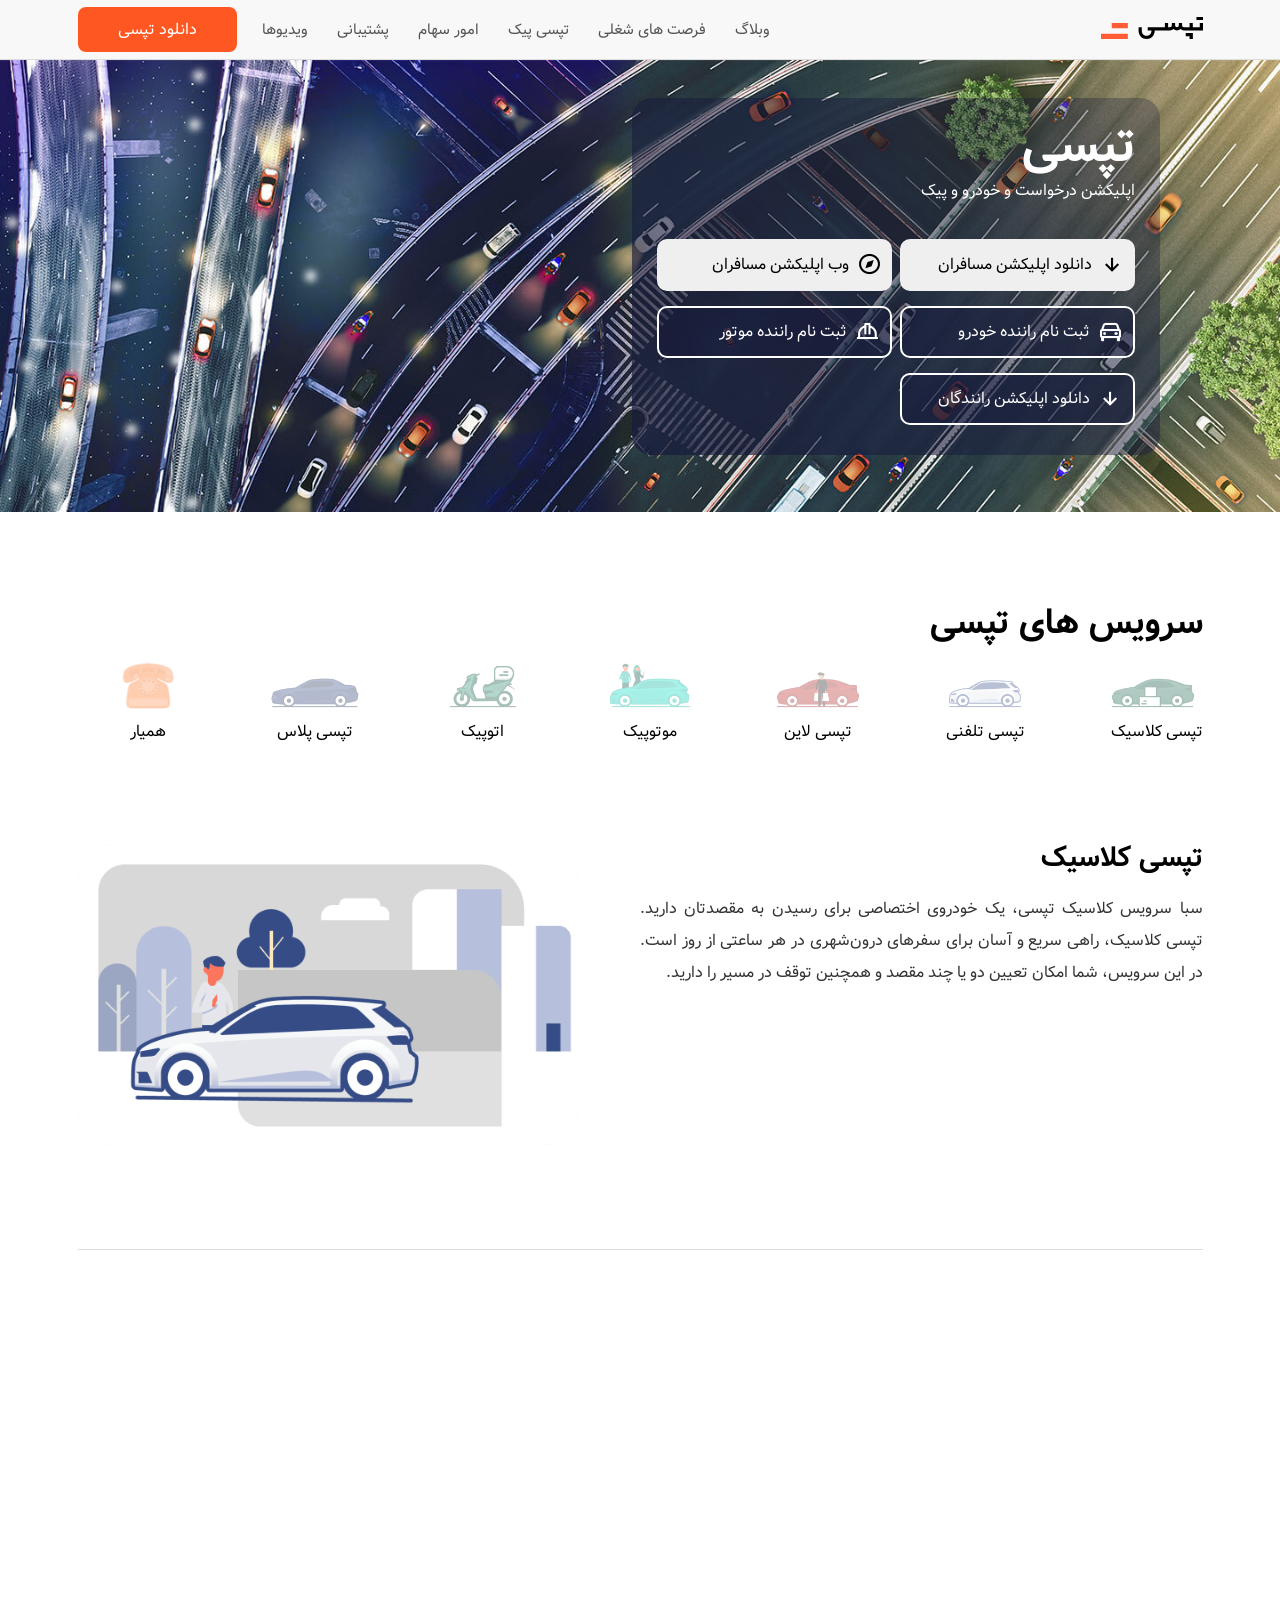
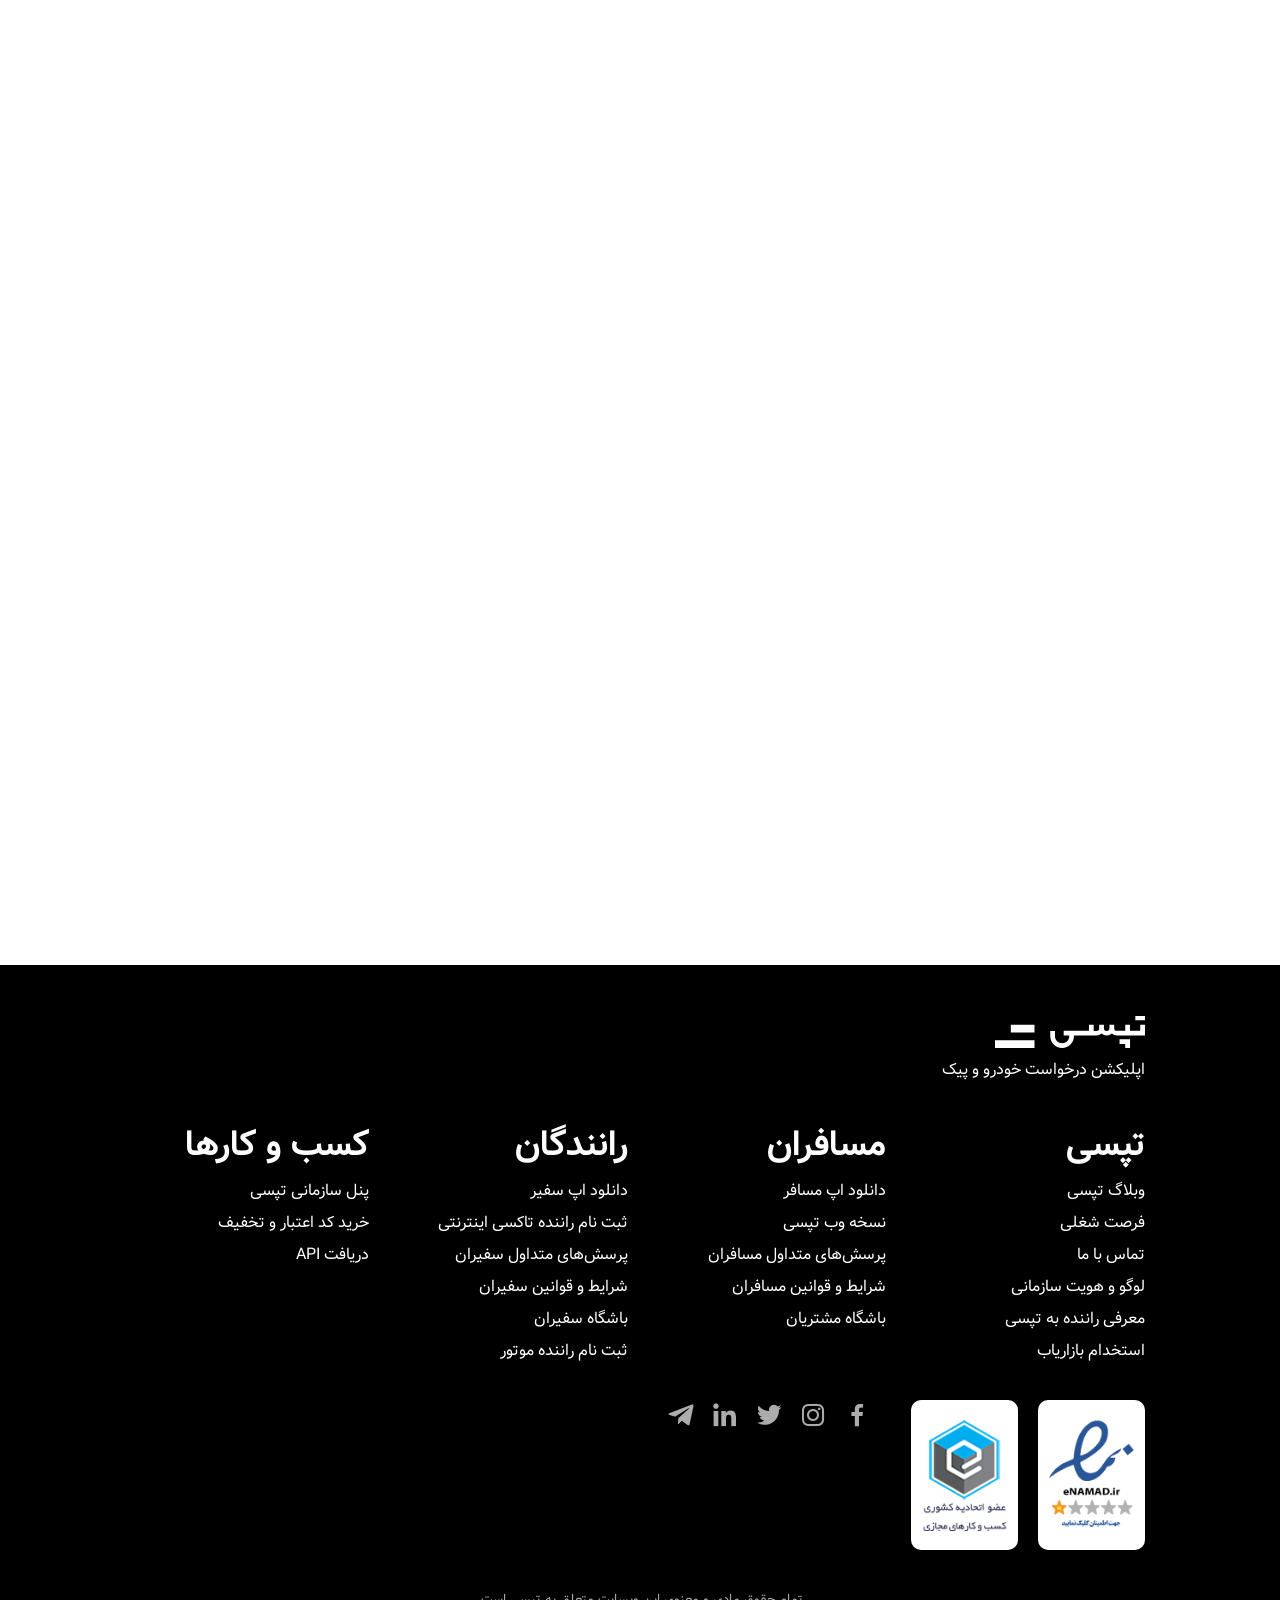
<file: index.html>
<!DOCTYPE html>
<html lang="en" dir="rtl">
  <head>
    <meta charset="UTF-8" />
    <link
      href="https://unpkg.com/boxicons@2.1.4/css/boxicons.min.css"
      rel="stylesheet"
    />
    <meta name="viewport" content="width=device-width, initial-scale=1.0" />
    <link rel="stylesheet" href="css/reset.css" />
    <link rel="stylesheet" href="css/font.css" />
    <link rel="stylesheet" href="assets/libs/bootstrap-grid.css" />
    <link rel="stylesheet" href="css/style.css" />
    <link href="https://unpkg.com/aos@2.3.1/dist/aos.css" rel="stylesheet" />
    <link rel="shortcut icon" href="/assets/images/favicon.ico" />
    <title>تاکسی اینترنتی تپسی - اپلیکیشن درخواست خودرو و پیک | TAPSI</title>
  </head>
  <body>
    <nav class="navbar">
      <div class="main-nav container">
        <a href="#">
          <img src="/assets/images/logo.svg" alt="logo" />
        </a>

        <div class="nav-link" id="nav-link">
          <div class="link-item">
            <a href="#">وبلاگ</a>
            <a href="#">فرصت های شغلی</a>
            <a href="#">تپسی پیک</a>
            <a href="#">امور سهام</a>
            <a href="#">پشتیبانی</a>
            <a href="#">ویدیوها</a>
          </div>

          <div class="link-app">
            <button class="btn btn--primary">دانلود تپسی</button>
          </div>
        </div>

        <div class="humberg" id="show-icon">
          <div class="line"></div>
          <div class="line"></div>
          <div class="line"></div>
        </div>
      </div>
    </nav>

    <section class="hero">
      <picture class="hero__picture">
        <source
          srcset="/assets/images/banner.jpg"
          type="image/jpg"
          media="(min-width: 768px)"
        />
        <source
          srcset="/assets/images/banner-mobile.jpg"
          type="image/jpg"
          media="(max-width: 768px)"
        />
        <img alt="banner" src="/assets/images/banner.jpg" class="banner-img" />
      </picture>

      <div class="hero__warper">
        <div class="main-warper">
          <div class="warper-content">
            <h1>تپسی</h1>
            <p>اپلیکشن درخواست و خودرو و پیک</p>
          </div>

          <div class="warper-btn">
            <button class="btn warper-pasenger">
              <i class="bx bx-down-arrow-alt"></i>
              <p>دانلود اپلیکشن مسافران</p>
            </button>
            <button class="btn warper-pasenger">
              <i class="bx bx-compass"></i>
              <p>وب اپلیکشن مسافران</p>
            </button>
            <button class="btn warper-driver">
              <i class="bx bx-car"></i>
              <p>ثبت نام راننده خودرو</p>
            </button>
            <button class="btn warper-driver">
              <i class="bx bx-hard-hat"></i>
              <p>ثبت نام راننده موتور</p>
            </button>
            <button class="btn warper-driver">
              <i class="bx bx-down-arrow-alt"></i>
              <p>دانلود اپلیکشن رانندگان</p>
            </button>
          </div>
        </div>
      </div>
    </section>

    <div
      class="services-section container"
      data-aos="fade-up"
      data-aos-duration="300"
    >
      <section class="services">
        <h2>سرویس های تپسی</h2>
        <div class="services__tabs" id="nav-tab">
          <a class="tab tab-icon active" id="nav-classic-tab" data-todo-id="1">
            <img
              src="/assets/images/services/cc-autopeyk.png"
              alt="tapsi-classic-icon"
            />
            <p>تپسی کلاسیک</p>
          </a>
          <a class="tab tab-icon" id="nav-tel-tab" data-todo-id="2">
            <img
              src="/assets/images/services/cc-classic.png"
              alt="tapsi-tel-icon"
            />
            <p>تپسی تلفنی</p>
          </a>
          <a class="tab tab-icon" id="nav-line-tab" data-todo-id="3">
            <img
              src="/assets/images/services/cc-hamyar.png"
              alt="tapsi-line-icon"
            />
            <p>تپسی لاین</p>
          </a>
          <a class="tab tab-icon" id="nav-motopeyk-tab" data-todo-id="4">
            <img
              src="/assets/images/services/cc-line.png"
              alt="motopeyk-icon"
            />
            <p>موتوپیک</p>
          </a>
          <a class="tab tab-icon" id="nav-autopeyk-tab" data-todo-id="5">
            <img
              src="/assets/images/services/cc-motopeyk.png"
              alt="autopeyk-icon"
            />
            <p>اتوپیک</p>
          </a>
          <a class="tab tab-icon" id="nav-plus-tab" data-todo-id="6">
            <img
              src="/assets/images/services/cc-plus.png"
              alt="tapsi-plus-icon"
            />
            <p>تپسی پلاس</p>
          </a>
          <a class="tab tab-icon" id="nav-hamyar-tab" data-todo-id="7">
            <img src="/assets/images/services/cc-tel.png" alt="hamyar-icon" />
            <p>همیار</p>
          </a>
        </div>

        <section class="services__content feature d-none active">
          <div class="feature__image">
            <img src="/assets/images/services/illus-classic.png" alt="" />
          </div>

          <div class="feature__title">
            <h3 class="services__title">تپسی کلاسیک</h3>

            <p class="services__description">
              سبا سرویس کلاسیک تپسی، یک خودروی اختصاصی برای رسیدن به مقصدتان
              دارید. تپسی کلاسیک، راهی سریع و آسان برای سفرهای درون‌شهری در هر
              ساعتی از روز است. در این سرویس، شما امکان تعیین دو یا چند مقصد و
              همچنین توقف در مسیر را دارید.
            </p>
          </div>
        </section>

        <section class="services__content feature d-none">
          <div class="feature__image">
            <img src="/assets/images/services/illus-tel.webp" alt="" />
          </div>

          <div class="feature__title">
            <h3 class="services__title">تپسی تلفنی</h3>

            <p class="services__description">
              سسرویس تپسی تلفنی یا ۱۶۳۰، این امکان را به شما می‌دهد که بدون نیاز
              به اینترنت و اپلیکیشن، درخواست خودرو بدهید. این سرویس تاکسی تلفنی
              مناسب زمانی است که به هر دلیلی دسترسی به اینترنت یا اپلیکیشن
              ندارید. همچنین سرویس تلفنی تپسی، راه حلی مناسب برای افرادی است که
              کار کردن با اپلیکیشن‌های موبایلی برایشان راحت نیست.
            </p>
          </div>
        </section>

        <section class="services__content feature d-none">
          <div class="feature__image">
            <img src="/assets/images/services/cc-line.png" alt="" />
          </div>

          <div class="feature__title">
            <h3 class="services__title">تپسی لاین</h3>

            <p class="services__description">
              ستپسی لاین سرویسی است که امکان سفر اشتراکی را برایتان فراهم
              می‌کند. در این سرویس شما با مسافر دیگری که هم‌مسیرتان است، هم‌سفر
              خواهید بود و هزینه سفرتان تقسیم می‌شود.
            </p>
          </div>
        </section>

        <section class="services__content feature d-none">
          <div class="feature__image">
            <img src="/assets/images/services/illus-motopeyk.png" alt="" />
          </div>

          <div class="feature__title">
            <h3 class="services__title">موتوپیک</h3>

            <p class="services__description">
              سبا استفاده از سرویس موتوپیک، بسته‌ها و مرسولاتتان با پیک موتور به
              مقصد ارسال می‌شوند. این سرویس مناسب زمانی است که می‌خواهید مرسوله
              سریع‌تر به مقصد برسد. در این سرویس، شما می‌توانید مسیر رسیدن
              مرسوله‌تان به مقصد را به صورت لحظه‌ای روی نقشه دنبال کنید.
            </p>
          </div>
        </section>

        <section class="services__content feature d-none">
          <div class="feature__image">
            <img src="/assets/images/services/cc-autopeyk.png" alt="" />
          </div>

          <div class="feature__title">
            <h3 class="services__title">اتوپیک</h3>

            <p class="services__description">
              ساتوپیک سرویسی برای ارسال بسته‌های شما با خودرو است. این سرویس،
              برای زمانی مناسب است که بسته‌های شما، با موتور قابل ارسال نیستند و
              یا در حین جابجایی، نیاز به مراقبت بیشتری دارند. در این سرویس نیز
              امکان رصد لحظه ‌به لحظه موقعیت مکانی مرسوله تا زمان رسیدن به مقصد
              فراهم است.
            </p>
          </div>
        </section>

        <section class="services__content feature d-none">
          <div class="feature__image">
            <img src="/assets/images/services/illus-plus.png" alt="" />
          </div>

          <div class="feature__title">
            <h3 class="services__title">تپسی پلاس</h3>

            <p class="services__description">
              در سرویس پلاس تاکسی اینترنتی تپسی، خودرویی با مدل بالاتر و عمر
              کمتر، به دنبال شما خواهد آمد. همچنین، رانندگان این سرویس بالاترین
              امتیاز را از مسافران دریافت کرده‌اند. در این سرویس که در حال حاضر
              در تهران فعال است، امکان تعیین چند مقصد یا توقف در حین سفر، وجود
              دارد.
            </p>
          </div>
        </section>

        <section class="services__content feature d-none">
          <div class="feature__image">
            <img src="/assets/images/services/cc-hamyar.png" alt="" />
          </div>

          <div class="feature__title">
            <h3 class="services__title">همیار</h3>

            <p class="services__description">
              سرویس همیار تپسی، به جای شما خرید می‌کند. کافیست فروشگاه مورد نظر
              خود را به عنوان مبدا مشخص کرده و لیست خریدتان را داخل اپ وارد
              کنید. این خرید‌ها می‌تواند از سوپرمارکت یا داروخانه مورد نظر شما
              باشند.
            </p>
          </div>
        </section>
      </section>
    </div>

    <div class="container">
      <hr />
    </div>

    <div class="feature-section container" data-aos="fade-up">
      <section class="feature">
        <div class="feature__image">
          <img src="/assets/images/i-mac-1.png" alt="" />
        </div>

        <div class="feature__title">
          <h3>خدمات تپسی برای کسب و کارها</h3>
          <p>
            لورم ایپسوم متن ساختگی با تولید سادگی نامفهوم از صنعت چاپ، و با
            استفاده از طراحان گرافیک است، چاپگرها و متون بلکه روزنامه و مجله در
            ستون و سطرآنچنان که لازم است، و برای شرایط فعلی تکنولوژی مورد نیاز،
            و کاربردهای متنوع با هدف بهبود ابزارهای کاربردی می باشد، کتابهای
            زیادی در شصت و سه درصد گذشته حال و آینده،
          </p>

          <a href="" class="title__link"
            >اطلاعات بیشتر سرویس سازمانی
            <i class="bx bx-chevron-left"></i>
          </a>

          <div>
            <button class="btn btn--primary">ورود و ثیت نام پنل سازمانی</button>
          </div>
        </div>
      </section>
    </div>

    <div class="feature-section container feature-reverse" data-aos="fade-up">
      <section class="feature">
        <div class="feature__image">
          <img src="/assets/images/macbook.png" alt="" />
        </div>

        <div class="feature__title">
          <h3>خرید کد اعتبار تپسی</h3>
          <p>
            کد اعتبار تپسی امکان استفاده از تخفیف یک تا ده درصدی سفر با تپسی را
            برای کاربران، کسب و کارها و سازمان‌ها فراهم می‌کند. تنها با صرف چند
            دقیقه می‌توانید این کد را تهیه کنید تا هزینه سفرهایتان با تپسی را
            کاهش دهید یا آن را در اختیار کارکنان و مشتریانتان بگذارید.
          </p>

          <div>
            <button class="btn btn--primary">خرید کد اعتبار و تخفیف</button>
          </div>
        </div>
      </section>
    </div>

    <div class="parallx">
      <div class="container">
        <div class="content-wrapper">
          <div>
            <h3 class="title">بسته امنیت سفر</h3>
          </div>
          <!-- <div class="divar"></div> -->
          <div>
            <h3 class="title">درخواست تلفنی</h3>
          </div>
          <!-- <div class="divar"></div> -->
          <div>
            <h3 class="title">دسترس‌پذیری برای توان‌یابان</h3>
          </div>
          <!-- <div class="divar"></div> -->
          <div>
            <h3 class="title">امکانات هوشمند</h3>
          </div>
        </div>
      </div>
    </div>

    <section class="block-plan-main container" data-aos="fade-up">
      <div class="block-plan">
        <div class="plan">
          <div class="card">
            <div class="card__head">
              <div class="d-flex align-center justify-between">
                <span>عادی</span>
                <div class="badge badge--secondry">10% OFF</div>
              </div>

              <div class="discount">
                <div>290,000</div>
                <span>ماهانه / تومان</span>
              </div>

              <div>سرویس ماشین های معمولی</div>
            </div>

            <div class="card__body">
              <ul class="list list--tick">
                <li class="list__item">کیفیت عالی</li>
                <li class="list__item">کم سروصدا</li>
                <li class="list__item">زمان محدود</li>
                <li class="list__item">سرویس روزانه</li>
              </ul>

              <button class="btn btn--secondry btn--block">ثبت سفارش</button>
            </div>
          </div>
        </div>

        <div class="plan plan--primary">
          <div class="card">
            <div class="card__head">
              <div class="d-flex align-center justify-between">
                <span>عادی</span>
                <div class="badge badge--primary">15% OFF</div>
              </div>

              <div class="discount">
                <div>290,000</div>
                <span>ماهانه / تومان</span>
              </div>

              <div>سرویس ماشین های معمولی</div>
            </div>

            <div class="card__body">
              <ul class="list list--tick">
                <li class="list__item">کیفیت عالی</li>
                <li class="list__item">کم سروصدا</li>
                <li class="list__item">زمان محدود</li>
                <li class="list__item">سرویس روزانه</li>
              </ul>

              <button class="btn btn--primary btn--block">ثبت سفارش</button>
            </div>
          </div>
        </div>

        <div class="plan">
          <div class="card">
            <div class="card__head">
              <div class="d-flex align-center justify-between">
                <span>عادی</span>
                <div class="badge badge--secondry">10% OFF</div>
              </div>

              <div class="discount">
                <div>290,000</div>
                <span>ماهانه / تومان</span>
              </div>

              <div>سرویس ماشین های معمولی</div>
            </div>

            <div class="card__body">
              <ul class="list list--tick">
                <li class="list__item">کیفیت عالی</li>
                <li class="list__item">کم سروصدا</li>
                <li class="list__item">زمان محدود</li>
                <li class="list__item">سرویس روزانه</li>
              </ul>

              <button class="btn btn--secondry btn--block">ثبت سفارش</button>
            </div>
          </div>
        </div>
      </div>
    </section>

    <section class="contact-us container" data-aos="fade-up">
      <div class="contact__heading">
        <h2>ارتباط با ما</h2>
        <p>شما می توانید نظرات و انتقادات خود را برای ما بفرستید</p>
      </div>

      <div class="row menu justify-content-between">
        <div class="col-12 menu-link col-md-6 col-lg-7">
          <div class="contact__link">
            <span class="back-icon">
              <i class="bx bxl-linkedin-square"></i>
            </span>
            <span class="back-icon">
              <i class="bx bxl-facebook-square"></i>
            </span>
            <span class="back-icon">
              <i class="bx bxl-twitter"></i>
            </span>
          </div>

          <div class="contact__image d-none d-md-block">
            <!-- <img src="/assets/images/map.png" alt="map" /> -->
            <div class="google-map">
              <iframe
                src="https://www.google.com/maps/embed?pb=!1m10!1m8!1m3!1d1137.2934713093575!2d59.590548051469064!3d36.26980665254876!3m2!1i1024!2i768!4f13.1!5e0!3m2!1sfa!2s!4v1697118548098!5m2!1sfa!2s"
                width="600"
                height="450"
                style="border: 0"
                allowfullscreen=""
                loading="lazy"
                referrerpolicy="no-referrer-when-downgrade"
              ></iframe>
            </div>
          </div>

          <div class="contact__social">
            <div class="link--item">
              <div>ایران - مشهد - امام خمینی 70 - پلاک 25</div>
              <span class="back-icon">
                <i class="bx bx-location-plus"></i>
              </span>
            </div>

            <div class="link--item">
              <div>+989155671610</div>
              <span class="back-icon">
                <i class="bx bx-mobile"></i>
              </span>
            </div>

            <div class="link--item">
              <div>erfansharafi60@gmail.com</div>
              <span class="back-icon">
                <i class="bx bx-envelope-open"></i>
              </span>
            </div>
          </div>
        </div>

        <div class="col-12 menu-form col-md-5 col-lg-4">
          <div class="contact-form">
            <h3>نظرات شما</h3>
            <!-- <form action=""> -->
            <input type="text" placeholder="Your Name" />
            <input type="text" placeholder="Your Email" />

            <textarea
              name=""
              id=""
              rows="5"
              placeholder="Your Message"
            ></textarea>

            <button type="submit">Send</button>
            <!-- </form> -->
          </div>
        </div>
      </div>
    </section>

    <footer class="footer">
      <div class="container">
        <div class="footer__header">
          <img src="/assets/images/tapsi-logo-white.svg" alt="" />
          <p>اپلیکشن درخواست خودرو و پیک</p>
        </div>

        <div class="footer__row">
          <div class="footer-col">
            <h2>تپسی</h2>
            <a class="link" href="https://blog.tapsi.ir/">وبلاگ تپسی</a>
            <a class="link" href="https://careers.tapsi.ir/">فرصت شغلی</a>
            <a class="link" href="https://tapsi.ir/contact">تماس با ما</a>
            <a class="link" href="https://tapsi.ir/brand"
              >لوگو و هویت سازمانی</a
            >
            <a class="link" href="https://tapsi.ir/affiliate"
              >معرفی راننده به تپسی</a
            >
            <a class="link" href="https://tapsi.ir/field">استخدام بازاریاب</a>
          </div>
          <div class="footer-col">
            <h2>مسافران</h2>
            <a class="link" href="https://tapsi.ir/passengers/dl"
              >دانلود اپ مسافر</a
            >
            <a class="link" href="https://app.tapsi.cab">نسخه وب تپسی</a>
            <a class="link" href="https://tapsi.ir/passengers/faq"
              >پرسش‌های متداول مسافران</a
            >
            <a class="link" href="https://tapsi.ir/terms/passengers"
              >شرایط و قوانین مسافران</a
            >
            <a class="link" href="https://tapsi.ir/spaceship/"
              >باشگاه مشتریان</a
            >
          </div>
          <div class="footer-col">
            <h2>رانندگان</h2>
            <a class="link" href="https://tapsi.ir/drivers/dl"
              >دانلود اپ سفیر</a
            >
            <a class="link" href="https://join.tapsi.cab/login"
              >ثبت نام راننده تاکسی اینترنتی</a
            >
            <a class="link" href="https://tapsi.ir/drivers/faq"
              >پرسش‌های متداول سفیران</a
            >
            <a class="link" href="https://tapsi.ir/terms/drivers"
              >شرایط و قوانین سفیران</a
            >
            <a class="link" href="https://tapsi.ir/pro"> باشگاه سفیران</a>
            <a class="link" href="https://campaigns.tapsi.ir/biker/join"
              >ثبت نام راننده موتور</a
            >
          </div>
          <div class="footer-col">
            <h2>کسب و کارها</h2>
            <a class="link" href="https://co.tapsi.ir/login"
              >پنل سازمانی تپسی</a
            >
            <a class="link" href="https://vouchers.tapsi.ir/login"
              >خرید کد اعتبار و تخفیف</a
            >
            <a class="link" href="https://tapsi.ir/corporate">دریافت API</a>
          </div>
          <div class="footer-col footer-image">
            <span class="back-white">
              <img src="/assets/images/logo.png" alt="logo" />
            </span>

            <span class="back-white">
              <img src="/assets/images/enemad.png" alt="logo" />
            </span>
          </div>
          <div class="footer-col">
            <p class="physical">
              تمام حقوق مادی و معنوی این وبسایت متعلق به تپسی است.
            </p>
          </div>
          <div class="footer-col">
            <div class="social-link">
              <i class="bx bxl-facebook"></i>
              <i class="bx bxl-instagram"></i>
              <i class="bx bxl-twitter"></i>
              <i class="bx bxl-linkedin"></i>
              <i class="bx bxl-telegram"></i>
            </div>
          </div>
        </div>
      </div>
    </footer>

    <script src="js/app.js"></script>
    <script src="https://unpkg.com/aos@2.3.1/dist/aos.js"></script>
    <script>
      AOS.init();
    </script>
  </body>
</html>
</file>
<file: css/font.css>
@font-face {
  font-family: "vazir";
  font-weight: 400;
  src: url("/assets/fonts/Vazir.woff");
}

@font-face {
  font-family: "vazir";
  font-weight: 700;
  src: url("/assets/fonts/Vazir-Bold.woff");
}

body,
button {
  font-family: "vazir";
}
</file>
<file: css/style.css>
/* ! Reset */
/* ! Reset */
/* ! Reset */

*,
*::after,
*::before {
  padding: 0;
  margin: 0;
  box-sizing: border-box;
  /* list-style: none; */
}

/* ! root variable */
/* ! root variable */
/* ! root variable */

:root {
  /* color */
  --color-primary: #ff5722;
  --color-background-nav: #f8f8f8;
  --color-background: #ffffff;
  --color-secondry-light: #ffa589;
  --color-secondry-dark: ##fff6f2;
  --color-text-head: #000000;
  --color-text-body: ##333333;
  --color-white: #ffffff;
}

html {
  font-size: 62.5%;
}

body {
  background-color: var(--color-background);
  color: var(--color-text-body);
  font-size: 1.4rem;
}

h1 {
  font-size: 2.5rem;
}

h2 {
  font-size: 2.2rem;
}

h3 {
  font-size: 1.6rem;
}

p {
  font-size: 1.4rem;
}

@media screen and (min-width: 768px) {
  body {
    color: var(--color-text-body);
    /* font-size: 1.8rem; */
    font-size: 1.6rem;
  }

  h1 {
    font-size: 5rem;
  }

  h2 {
    font-size: 3.5rem;
    /* font-size: 3rem; */
  }

  h3 {
    font-size: 2.8rem;
  }

  p {
    font-size: 1.6rem;
  }
}

/* ! container */
/* ! container */
/* ! container */

.cantainer {
  max-width: 1200px;
  margin: 0 auto;
}

/* .container-block {
  margin: 0 15%;
} */

@media screen and (max-width: 576px) {
  .container {
    padding: 0 10% !important;
  }
}

/* ! button */
/* ! button */
/* ! button */

.btn {
  cursor: pointer;
  border: none;
  outline: none;
  padding: 1rem 2rem;
  font-size: 1.4rem;
  border-radius: 8px;
  margin: 1rem 0;
  white-space: nowrap;
  text-align: center;
}

.btn--block {
  width: 100%;
  display: block;
}

.btn--primary {
  background-color: var(--color-primary);
  color: var(--color-white);
}

.btn--secondry {
  background-color: var(--color-secondry-light);
  color: var(--color-white);
}

@media screen and (min-width: 1024px) {
  .btn.btn--primary {
    font-size: 1.6rem;
  }

  .btn.btn--secondry {
    font-size: 2rem;
  }
}

/* ! badge */
/* ! badge */
/* ! badge */

.badge {
  border: 2px solid #fe4e00;
  display: inline-block;
  border-radius: 32px;
  padding: 0.5rem 1rem;
  text-transform: uppercase;
}

.badge--primary {
  font-size: 1.4rem;
  background-color: var(--color-primary);
  color: var(--color-white);
}

.badge--secondry {
  font-size: 1.2rem;
  background-color: var(--color-white);
  color: var(--color-primary);
}

/* ! list-item */
/* ! list-item */
/* ! list-item */

.list {
  /* display: inline-block; */
  list-style: none;
  font-size: 1.8rem;
}

.list--inline .list__item {
  display: inline-block;
  margin-left: 2rem;
}

.list__item {
  display: flex;
  align-items: center;
  color: #444242;
  margin: 1rem 0;
  /* background-color: #ffa589; */
}

.list--tick .list__item::before {
  content: "";
  width: 40px;
  height: 40px;
  background: url(/assets/images/Tick-Square.svg);
  background-repeat: no-repeat;
  background-position: right;
}

/* ! block-plan */
/* ! block-plan */
/* ! block-plan */

.block-plan-main {
  margin-top: 10rem;
  margin-bottom: 10rem;
}

.block-plan {
  display: grid;
  align-items: baseline;
  /* gap: 9rem;
  margin: 0rem 2rem;
  grid-template-columns: repeat(auto-fit, minmax(260px, 1fr)); */
  grid-template-columns: repeat(1, 1fr);
}

.plan {
  justify-self: center;
}

.plan.plan--primary .card {
  transform: scale(1.1);
}

.plan.plan--primary {
  margin: 8rem 0;
}

.plan.plan--primary .card__head {
  background-color: var(--color-primary);
}

@media screen and (min-width: 768px) {
  .block-plan {
    grid-template-columns: repeat(2, 1fr);
  }
}

@media screen and (min-width: 1200px) {
  .block-plan {
    grid-template-columns: repeat(3, 1fr);
  }
}

.card {
  width: 311px;
  height: 100%;
  border-radius: 20px;
  overflow: hidden;
  box-shadow: 0px 0px 20px 10px hsla(0, 25%, 90%, 0.697);
}

.card__head {
  padding: 14px 20px;
  background-color: var(--color-secondry-light);
  color: var(--color-white);
  display: grid;
  gap: 2rem;
  font-size: 1.6rem;
}

.discount {
  display: flex;
  align-items: baseline;
}

.discount > div {
  font-size: 3rem;
  font-weight: 700;
  margin-left: 0.5rem;
}

.discount span {
  font-size: 1.1rem;
}

.card__body {
  padding: 10px 20px;
  background-color: #fff1eb;
  text-align: center;
  display: grid;
  gap: 3rem;
}

.card__body .list__item {
  font-size: 1.5rem;
}

/* ! feature */
/* ! feature */
/* ! feature */

.feature-section {
  margin-top: 10rem;
  margin-bottom: 10rem;
}

.feature {
  display: grid;
  grid-template-columns: repeat(1, 1fr);
  row-gap: 5rem;
  /* padding: 30px; */
}

.feature__title {
  display: grid;
  row-gap: 2rem;
}

.feature__title h3 {
  font-weight: 700;
  /* margin-bottom: 20px; */
}

.feature__title p {
  color: #333;
  line-height: 32px;
  text-align: justify;
}

.feature__title .title__link {
  display: flex;
  align-items: center;
  color: var(--color-primary);
}

.feature__title .title__link i {
  font-size: 24px;
  line-height: 0;
}

.feature__image {
  max-width: 550px;
  justify-self: center;
}

.feature__image img {
  width: 100%;
  padding-right: 50px;
}

.feature__image img {
  width: 100%;
  padding-right: 50px;
}

@media screen and (min-width: 768px) {
  .feature {
    grid-template-columns: repeat(2, 1fr);
  }

  .feature__image {
    max-width: 550px;
    order: 2;
    justify-self: left;
  }

  .feature__title {
    order: 1;
  }

  .feature-reverse .feature__image {
    order: 1;
    justify-self: right;
  }

  .feature-reverse .feature__image img {
    padding-right: 0px;
    padding-left: 50px;
  }

  .feature-reverse .feature__title {
    order: 2;
  }
}

/* ? need */
.d-flex {
  display: flex;
}

.align-center {
  align-items: center;
}

.justify-between {
  justify-content: space-between;
}
/* ? need */

/* ! contact-us */
/* ! contact-us */
/* ! contact-us */

.menu-link {
  display: grid;
  gap: 50px;
  margin-bottom: 5rem;
}

.contact-us {
  margin-top: 10rem;
  margin-bottom: 3rem;
  margin-left: auto;
  margin-right: auto;
}

.contact__heading {
  text-align: center;
  margin-bottom: 5rem;
}

.contact__image img {
  max-width: 100%;
}

.contact__image .google-map {
  max-width: 100%;
}

.contact__image .google-map iframe {
  width: 100%;
}

.contact__heading h2 {
  margin-bottom: 1.5rem;
  font-weight: 700;
}

.contact__heading p {
  /* margin-bottom: 1.5rem; */
  color: #374754;
}

.contact__link {
  text-align: center;
  display: flex;
  align-items: center;
  justify-content: center;
  /* margin-bottom: 5.5rem; */
}

.contact__link i {
  font-size: 40px;
  color: var(--color-primary);
}

.contact__link span:nth-child(2) {
  margin: 0 2.5rem;
}

.contact__social {
  text-align: left;
}

.contact__social .link--item {
  display: flex;
  align-items: center;
  justify-content: left;
  margin-bottom: 1.5rem;
}

.contact__social .link--item i {
  font-size: 30px;
  color: var(--color-primary);
  /* margin-right: rem; */
}

.contact__social .link--item div {
  font-size: 16px;
  color: #374754;
  margin-left: 2.5rem;
}

.back-icon {
  width: 64px;
  height: 64px;
  /* display: block; */
  background-color: #f0f0f0;
  display: flex;
  align-items: center;
  justify-content: center;
  border-radius: 50%;
}

.contact-form {
  border: 1px solid #dddddd;
  padding: 52px 49px 52px 49px;
  box-shadow: 0px 13px 19px 0px #00000012;
  border-radius: 15px;
  text-align: center;
  display: grid;
  gap: 45px;
}

.contact-form input {
  padding: 19px 20px 19px 20px;
  border-radius: 39px;
  border: 1px solid #e8e8e8;
  background-color: #f5f5f5;
  text-align: left;
}

.contact-form textarea {
  padding: 23px 20px 23px 20px;
  border: 1px solid #e8e8e8;
  background-color: #f5f5f5;
  text-align: left;
  resize: vertical;
}

.contact-form button {
  padding: 10px 35px;
  border-radius: 35px;
  background-color: var(--color-primary);
  border: none;
  outline: none;
  color: var(--color-white);
  width: auto;
  font-size: 20px;
  justify-self: left;
}

@media screen and (min-width: 768px) {
  .contact__link {
    order: 3;
    text-align: left;
  }

  .contact__image {
    order: 2;
  }

  .contact__social {
    order: 1;
  }
}

@media screen and (min-width: 1024px) {
  .contact__social {
    display: flex;
    justify-content: space-between;
  }

  .contact__social .link--item {
    flex-direction: column-reverse;
    max-width: 150px;
    margin-bottom: 0;
  }

  .contact__social .link--item div {
    margin-top: 2rem;
  }

  .contact__social .link--item:nth-child(1) div {
    text-align: center;
    line-height: 2rem;
  }
}

/* @media screen and (max-width: 992px) and (min-width: 768px) {
} */

/* ! footer */
/* ! footer */
/* ! footer */

a {
  text-decoration: none;
}

.footer {
  color: var(--color-white);
  background-color: #000000;
  padding: 30px 0px;
  margin-top: 3rem;
}

.footer a {
  color: var(--color-white);
}

.footer__header {
  margin-bottom: 5rem;
}

.footer__header img {
  margin-bottom: 1rem;
  width: 150px;
}

.footer__row {
  display: grid;
  gap: 2.5rem;
  grid-template-columns: repeat(1, 1fr);
}

.footer-col {
  display: flex;
  flex-direction: column;
}

.footer-col h2 {
  font-weight: 700;
  margin-bottom: 2rem;
}

.footer .link {
  margin-bottom: 1.6rem;
  transition: color 0.1s;
}

.footer .link:hover {
  color: var(--color-primary);
}

.footer-col.footer-image {
  display: flex;
  align-items: center;
  justify-content: space-evenly;
  flex-direction: row;
}

.footer-col.footer-image img {
  max-width: 100%;
}

.footer-col.footer-image .back-white {
  width: 150px;
  height: 150px;
  background-color: #fff;
  display: flex;
  align-items: center;
  justify-content: center;
  border-radius: 10px;
}

.footer-col .social-link {
  display: flex;
  align-items: center;
  justify-content: space-evenly;
}

.footer-col .social-link i {
  font-size: 3rem;
  color: #acacac;
  transition: color 0.1s;
  cursor: pointer;
}

.footer-col .social-link i:hover {
  color: var(--color-primary);
}

.physical {
  color: #acacac;
  font-size: 1.3rem;
}

@media screen and (min-width: 768px) {
  .footer {
    padding: 4% 10%;
    position: relative;
  }

  .footer__row {
    /* display: flex;
    align-items: flex-start;
    flex-wrap: wrap;
    justify-content: space-between; */
    margin-bottom: 2rem;
    grid-template-columns: repeat(auto-fit, minmax(220px, 1fr));
  }

  .footer-col.footer-image .back-white:nth-child(1) {
    margin-left: 2rem;
  }

  .footer-col:nth-child(6) {
    position: absolute;
    bottom: 10px;
    left: 50%;
    transform: translate(-50%, -50%);
  }
}

/* ! navbar */
/* ! navbar */
/* ! navbar */

.navbar {
  position: fixed;
  left: 0;
  top: 0;
  width: 100%;
  height: 60px;
  background-color: #f8f8f8;
  border-bottom: 1px solid #ddd;
  /* padding: 0 10%; */
  z-index: 1000;
}

.main-nav {
  display: flex;
  align-items: center;
  justify-content: space-between;
  height: 100%;
}

.humberg {
  display: none;
}

.nav-link {
  display: flex;
  align-items: center;
}

.nav-link .link-item a {
  margin-left: 2.5rem;
  color: #545454;
  font-size: 15px;
  transition: color 0.1s;
}

.nav-link .link-item a:hover {
  color: var(--color-primary);
}

.nav-link .link-app {
  display: none;
}

@media screen and (min-width: 992px) {
  .nav-link .link-app {
    display: block;
  }

  .nav-link .link-app .btn {
    padding: 1rem 4rem;
  }
}

@media screen and (max-width: 992px) {
  .nav-link .link-item a:nth-child(6) {
    margin-left: 0;
  }
}

@media screen and (max-width: 786px) {
  .nav-link {
    position: absolute;
    top: 60px;
    left: 0;
    right: 0;
    width: 100%;
    height: max-content;
    background-color: #fff;
    box-shadow: 0 10px 27px rgba(0, 0, 0, 0.05);
    padding: 10px 20px;
    transform: translateY(-120%);
    transition: all 0.4s;
    z-index: -1;
  }

  .nav-link.nav-show {
    transform: translateY(0) !important;
  }

  .nav-link .link-item a {
    color: #545454;
    font-size: 15px;
    line-height: 30px;
    display: block;
    margin-bottom: 1.7rem;
    transition: color 0.1s;
  }

  .nav-link .link-item a:hover {
    color: var(--color-primary);
  }

  .humberg {
    display: block;
  }
}

.humberg .line {
  width: 25px;
  height: 3px;
  background-color: #000000;
  transition: all 0.4s ease-out;
  position: relative;
  cursor: pointer;
  border-radius: 5px;
}

.humberg .line:nth-child(2) {
  margin: 5px 0;
}

.humberg.close-icon .line:nth-child(1) {
  transform: rotate(45deg);
}

.humberg.close-icon .line:nth-child(2) {
  display: none;
}

.humberg.close-icon .line:nth-child(3) {
  top: -3px;
  transform: rotate(-45deg);
}

/* ! hero-icon */
/* ! hero-icon */
/* ! hero-icon */

.hero {
  position: relative;
  top: 60px;
  left: 0;
}

.hero__picture img {
  height: 480px;
  width: 100%;
  object-fit: cover;
}

.hero__warper {
  width: 270px;
  height: 450px;
  position: absolute;
  top: 50%;
  left: 50%;
  transform: translate(-50%, -50%);
}

.main-warper {
  background-image: linear-gradient(
    51deg,
    rgba(23, 26, 60, 0.7) 5%,
    rgba(23, 26, 60, 0.3) 95%
  );

  z-index: 56;
  width: 100%;
  height: auto;
  border-radius: 20px;
  padding: 16px;
}

.warper-btn {
  display: grid;
}

.warper-btn .btn {
  height: 52px;
  border-radius: 10px;
  margin-bottom: 0.5rem;
  display: flex;
  align-items: center;
  justify-content: right;
}

.warper-btn .btn i {
  font-size: 2.5rem;
  margin-left: 2rem;
}

.warper-btn .btn.warper-driver {
  background-color: rgba(23, 26, 60, 0.5) !important;
  border: 2px solid #fff;
  color: #fff !important;
}

.warper-content h1 {
  font-weight: 700;
  color: #fff;
  margin-bottom: 1rem;
}

.warper-content p {
  margin-bottom: 30px;
  color: #fff;
}

@media screen and (min-width: 786px) {
  .hero__picture img {
    height: calc(100vh - 61px - 22%);
  }

  .main-warper {
    padding: 25px;
  }

  .hero__warper {
    width: 528px;
    height: 380px;
    position: absolute;
    left: 60%;
  }

  .warper-btn {
    display: flex;
    flex-wrap: wrap;
    justify-content: space-between;
  }

  .warper-btn .btn {
    width: 220px;
  }

  .warper-btn .btn i {
    font-size: 2.5rem;
    margin-left: 1.5rem;
  }
}

@media screen and (min-width: 1024px) {
  .warper-btn .btn {
    width: 235px;
    padding: 0 10px;
  }

  .warper-btn .btn i {
    font-size: 2.5rem;
    margin-left: 0.8rem;
  }

  .hero__warper {
    left: 70%;
  }
}

@media screen and (min-width: 786px) and (max-width: 1170px) {
  .hero__picture img {
    height: 400px;
  }
}

/* ! services */
/* ! services */
/* ! services */

.services {
  margin-top: 15rem;
  margin-bottom: 10rem;
}

.services h2 {
  font-weight: 700;
  margin-bottom: 2rem;
}

.services__tabs {
  display: flex;
  align-items: center;
  justify-content: space-between;
  overflow: auto;
}

.services__tabs .tab img {
  width: 80px;
  opacity: 0.35;
}

.services__tabs .tab img {
  width: 80px;
  opacity: 0.35;
  transition: all 0.3s ease-out;
}

.services__tabs .tab img:hover {
  opacity: 1;
}

.services__tabs .tab {
  display: flex;
  flex-direction: column;
  align-items: center;
  margin-left: 2rem;
  margin-bottom: 2.5rem;
  cursor: pointer;
}

.services__tabs .tab p {
  display: block;
  max-width: 100%;
  margin-top: 13px;
  font-size: 1.2rem;
}

.services__content {
  margin-top: 5rem;
}

.services__content .feature__image {
  display: none;
}

.services__content .feature__title {
  align-self: flex-start;
}

@media screen and (min-width: 786px) {
  .services__tabs .tab img {
    width: 100px;
  }

  .services__tabs .tab p {
    font-size: 1.6rem;
  }

  .services__content .feature__image {
    display: block;
  }

  .services__content {
    margin-top: 8rem;
  }
}

.active {
  display: inline-grid !important;
}

hr {
  height: 1px;
  background-color: #ddd;
  border: none;
}

/* ! parallx */
/* ! parallx */
/* ! parallx */

.parallx {
  background-image: url("/assets/images/parallax.jpeg");
  background-size: cover;
  background-attachment: fixed !important;
}

.parallx .content-wrapper {
  padding: 20px 0;
  display: flex;
  flex-direction: column;
  align-items: center;
}

.parallx .content-wrapper > div {
  margin: 10px 0;
}

.parallx .content-wrapper .title {
  padding: 10px 0;
  font-weight: 700;
  display: block;
  color: #fff;
  font-size: 16px;
}

@media screen and (min-width: 786px) {
  .parallx {
    height: 200px;
  }

  .parallx .container {
    height: 100%;
  }

  .parallx .content-wrapper {
    flex-direction: row;
    justify-content: space-between;
    height: 100%;
  }

  .parallx .content-wrapper .title {
    height: 100%;
    font-size: 20px;
    text-align: center;
    line-height: 32px;
  }

  .parallx .content-wrapper > div {
    max-width: 150px;
  }
}

@media screen and (min-width: 992px) {
  .parallx .content-wrapper > div {
    max-width: max-content;
  }
}
</file>
